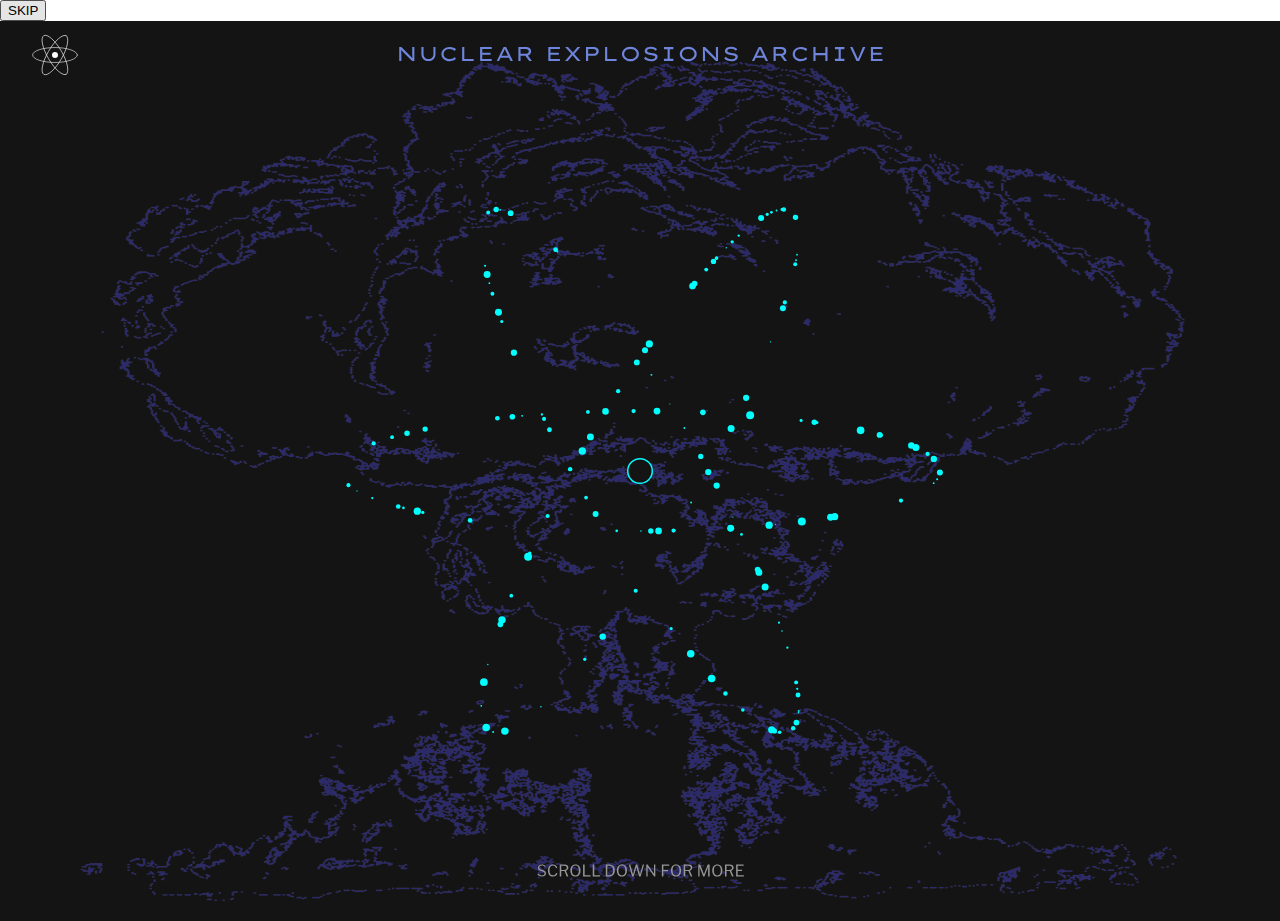
<file: index.html>
<!DOCTYPE html>
<html lang="en">
  <head>
    <meta charset="utf-8" />
    <meta name="viewport" content="width=device-width, initial-scale=1.0">

    <title>Sketch</title>

    <link rel="stylesheet" type="text/css" href="style.css">

    <script src="libraries/p5.min.js"></script>
    <script src="libraries/p5.sound.min.js"></script>
  </head>

  <body>
     <div class="skip-intro" id="skip-intro">
      <button
        id="skipIntroBtn"
        onclick="window.dispatchEvent(new CustomEvent('changePage', { detail: { page: 2 } }))">
        SKIP
      </button>
    </div>


       <script src="p5js/menu.js"></script>
    <script src="p5js/general copy.js"></script>
  </body>

  </html>
</file>
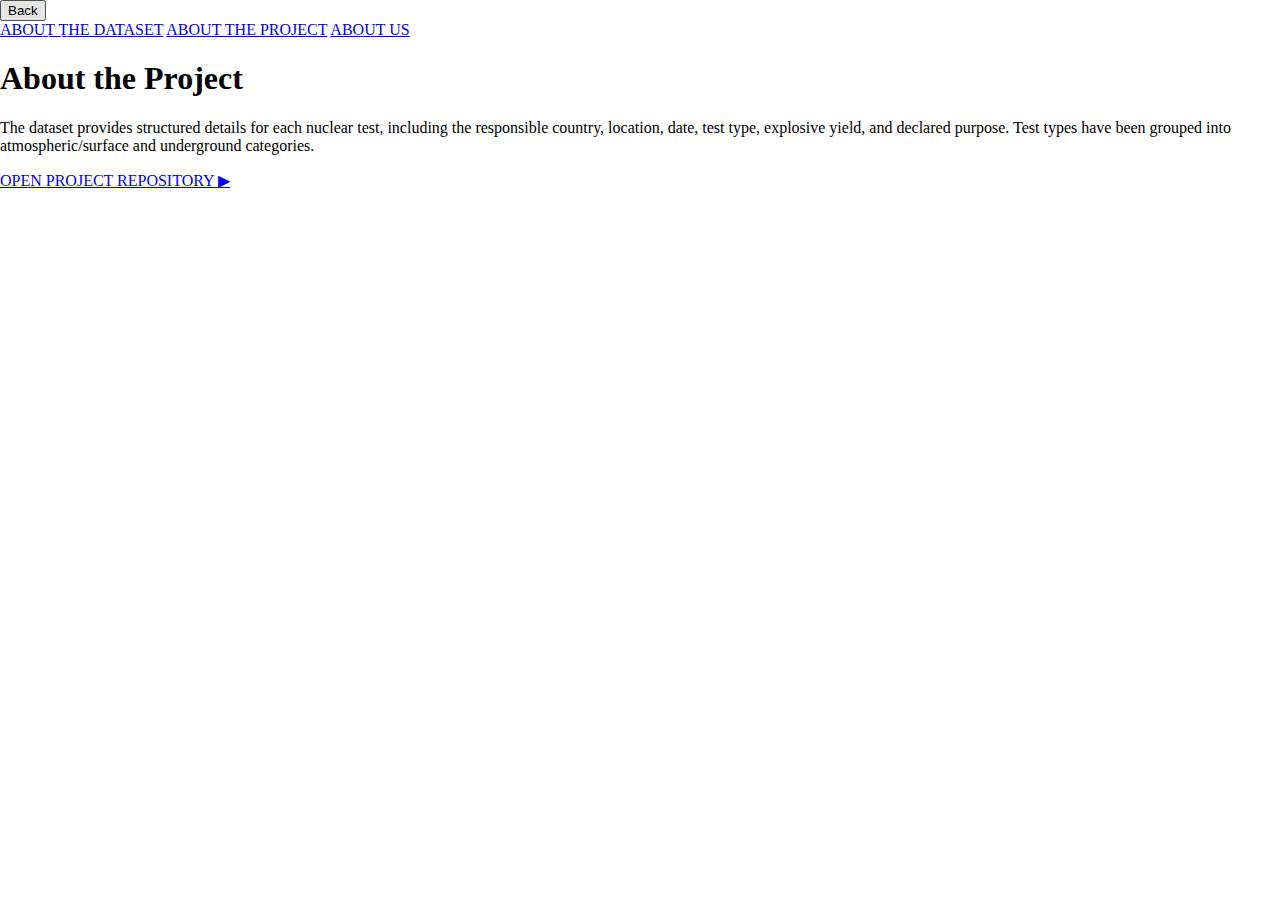
<file: about_project.html>
<!DOCTYPE html>
<html lang="en">
  <head>
    <meta charset="utf-8" />
    <meta name="viewport" content="width=device-width, initial-scale=1.0">
    <title>About — Project</title>

    <link rel="stylesheet" type="text/css" href="style.css">
    <script src="libraries/p5.min.js"></script>
  </head>

  <body class="about-page">
    <!-- menu laterale -->
    <script src="p5js/menu.js"></script>

    <!-- back (stile già esistente) -->
    <button class="back-btn" onclick="history.back()">Back</button>

    <!-- ABOUT NAVBAR (pills) -->
    <div class="about-tabs-wrap">
      <nav class="about-tabs" aria-label="About navigation">
        <a class="about-tab" href="about_dataset.html">ABOUT THE DATASET</a>
        <a class="about-tab is-active" href="about_project.html">ABOUT THE PROJECT</a>
        <a class="about-tab" href="about_us.html">ABOUT US</a>
      </nav>
    </div>

    <!-- CONTENT -->
    <main class="about-content">
      <h1 class="about-title">About the Project</h1>

      <p class="about-text">
        The dataset provides structured details for each nuclear test, including the responsible country, location, date, test type, explosive yield, and declared purpose. Test types have been grouped into atmospheric/surface and underground categories.
      </p>

      <!-- CTA (year-style) -->
      <div class="about-cta-row">
        <a class="cta-btn"
           href="https://github.com/lcg-infodesign/2025-group-project-gruppo_8"
           target="_blank" rel="noopener">
          OPEN PROJECT REPOSITORY
          <span class="cta-arrow" aria-hidden="true">▶</span>
        </a>
      </div>
    </main>
  </body>
</html>
</file>
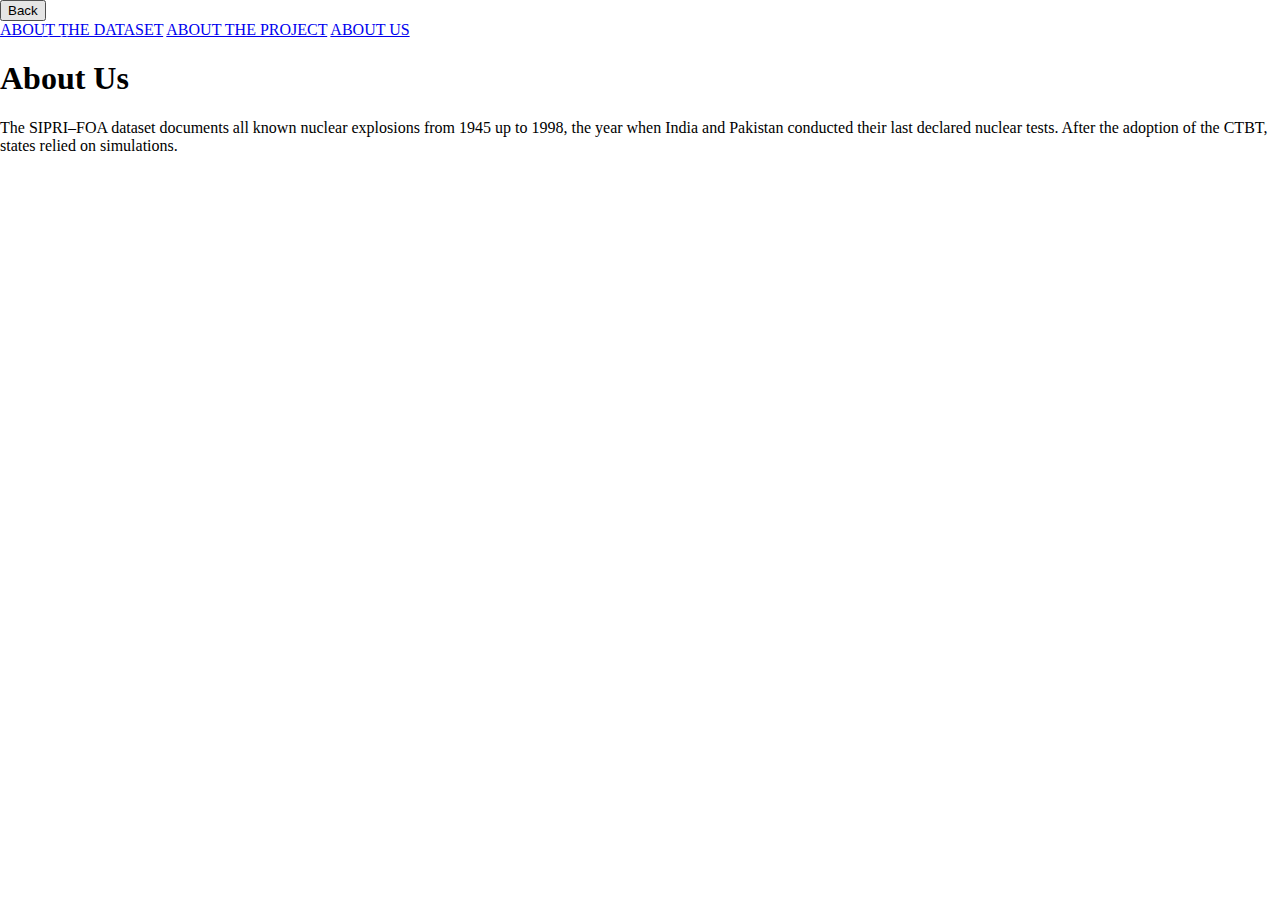
<file: about_us.html>
<!DOCTYPE html>
<html lang="en">
  <head>
    <meta charset="utf-8" />
    <meta name="viewport" content="width=device-width, initial-scale=1.0">
    <title>About — Us</title>

    <link rel="stylesheet" type="text/css" href="style.css">
    <script src="libraries/p5.min.js"></script>
  </head>

  <body class="about-page">
    <script src="p5js/menu.js"></script>

    <button class="back-btn" onclick="history.back()">Back</button>

    <div class="about-tabs-wrap">
      <nav class="about-tabs" aria-label="About navigation">
        <a class="about-tab" href="about_dataset.html">ABOUT THE DATASET</a>
        <a class="about-tab" href="about_project.html">ABOUT THE PROJECT</a>
        <a class="about-tab is-active" href="about_us.html">ABOUT US</a>
      </nav>
    </div>

    <main class="about-content">
      <h1 class="about-title">About Us</h1>

      <p class="about-text">
        The SIPRI–FOA dataset documents all known nuclear explosions from 1945 up to 1998, the year when India and Pakistan conducted their last declared nuclear tests. After the adoption of the CTBT, states relied on simulations.
      </p>
    </main>
  </body>
</html>
</file>
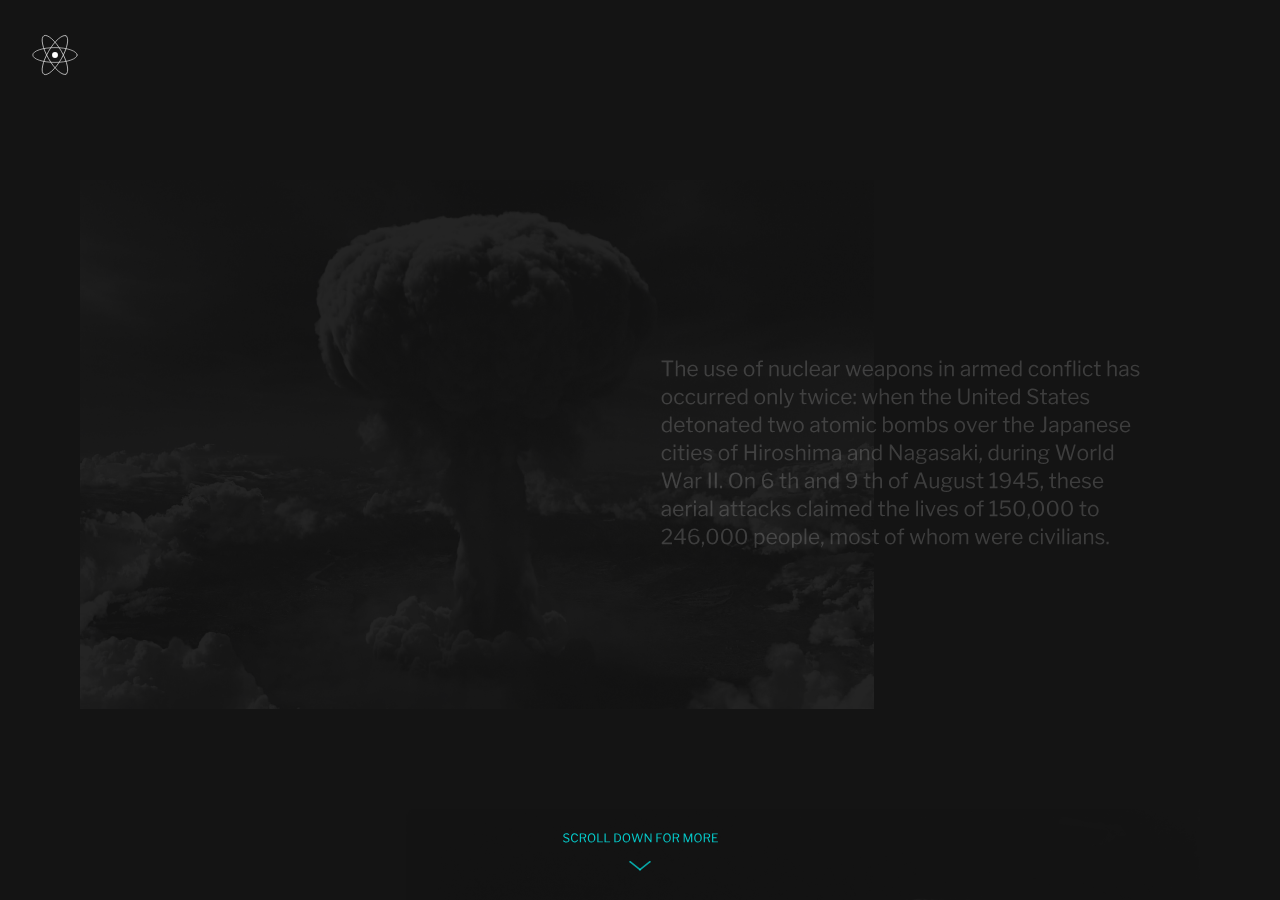
<file: insight-2.html>
<!DOCTYPE html>
<html lang="en">
  <head>
    <meta charset="utf-8" />
    <meta name="viewport" content="width=device-width, initial-scale=1.0">

    <title>Sketch</title>

    <link rel="stylesheet" type="text/css" href="style.css">

    <script src="libraries/p5.min.js"></script>
    <script src="libraries/p5.sound.min.js"></script>
  </head>

  <body>

   
    <button class="back-btn" onclick="history.back()">← Back</button>

  

    <script src="p5js/menu.js"></script>
    <script src="p5js/insight.js"></script>
  </body>
</html>
</file>
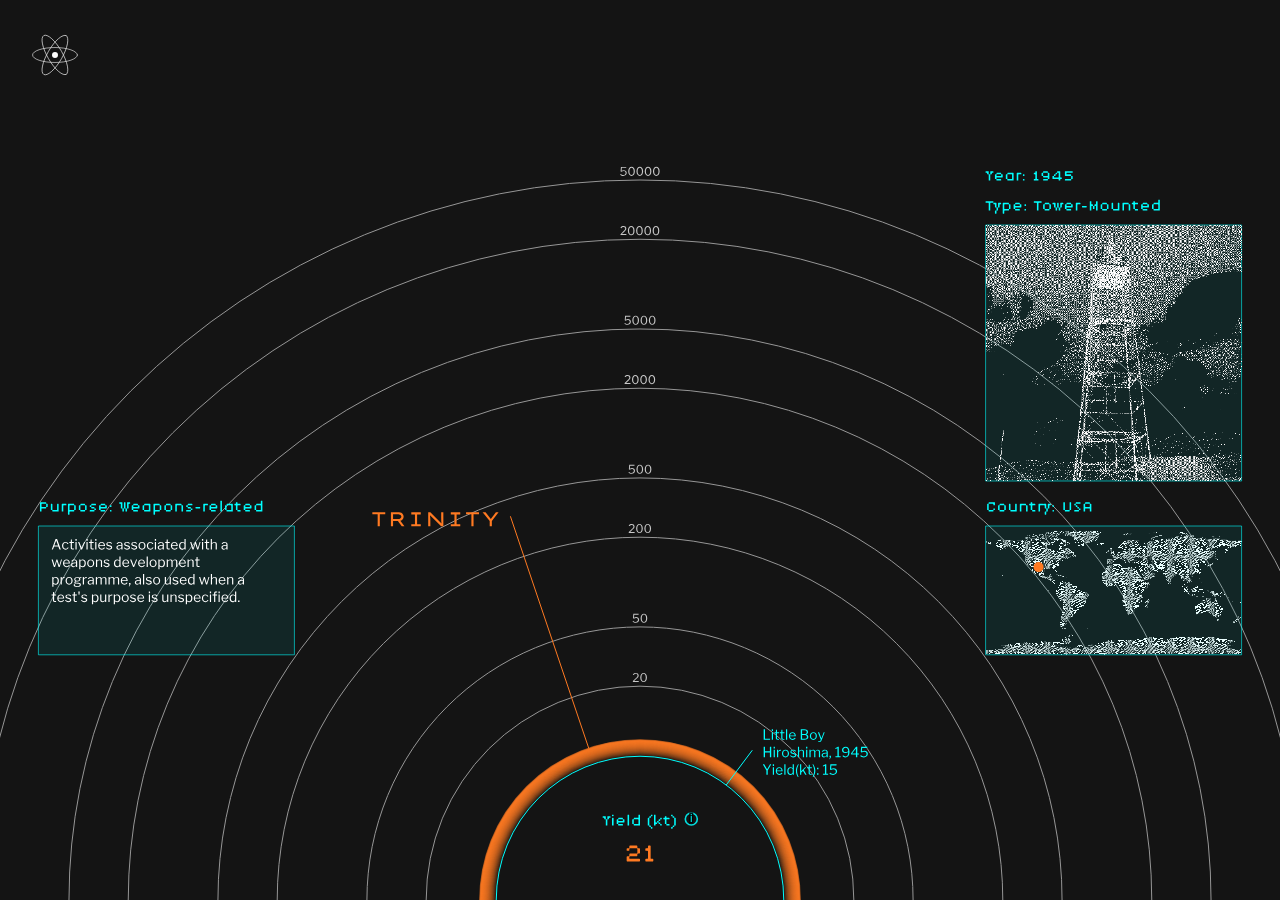
<file: single.html>
<!DOCTYPE html>
<html lang="en">
  <head>
    <meta charset="utf-8" />
    <meta name="viewport" content="width=device-width, initial-scale=1.0">

    <title>Sketch</title>

    <link rel="stylesheet" type="text/css" href="style.css">

    <script src="libraries/p5.min.js"></script>
    <script src="libraries/p5.sound.min.js"></script>
  </head>

  <body>
    <script src="p5js/menu.js"></script>
    <script src="p5js/single.js"></script>
  </body>
</html>
</file>
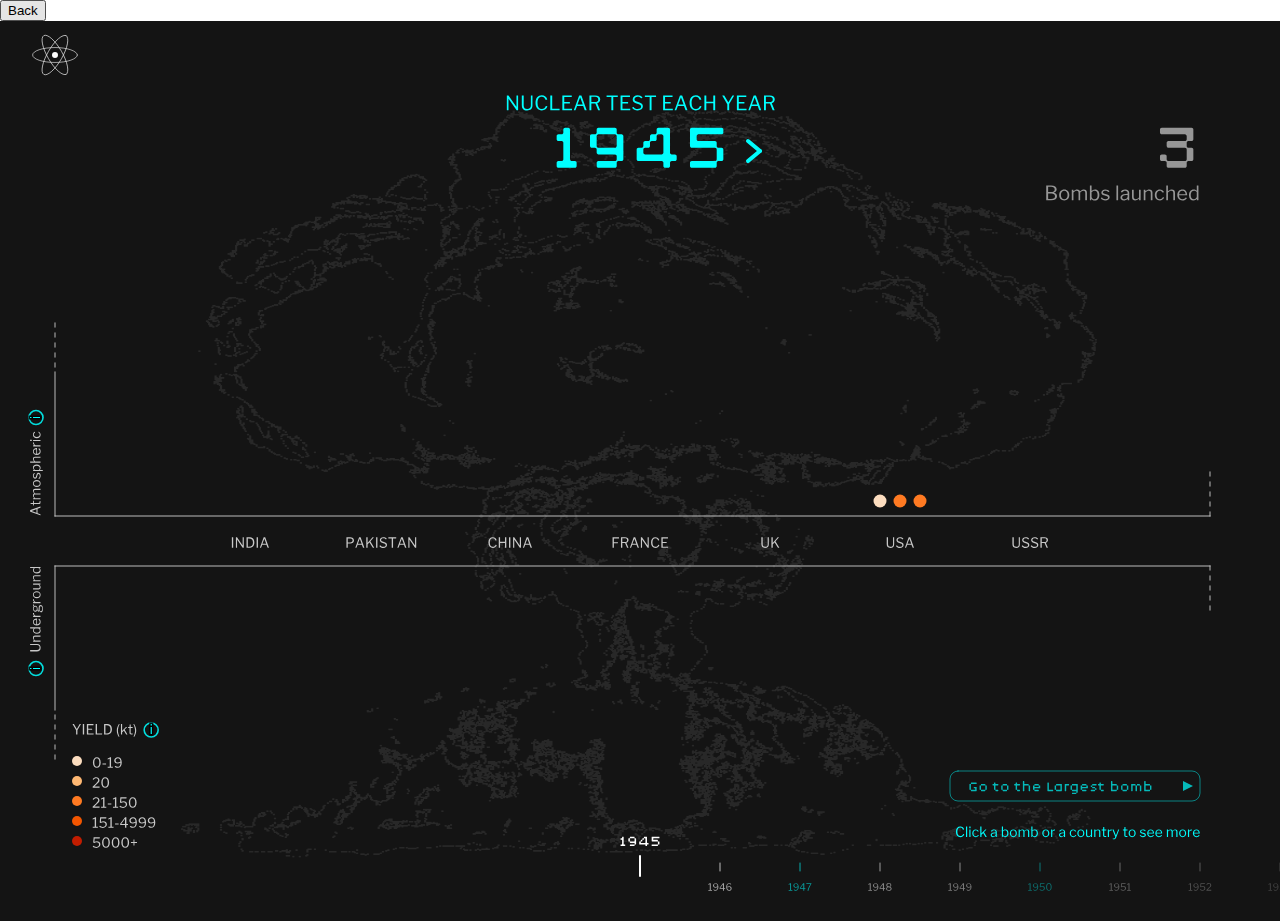
<file: year.html>
<!DOCTYPE html>
<html lang="en">
  <head>
    <meta charset="utf-8" />
    <meta name="viewport" content="width=device-width, initial-scale=1.0">

    <title>Sketch</title>

    <link rel="stylesheet" type="text/css" href="style.css">

    <script src="libraries/p5.min.js"></script>
    <script src="libraries/p5.sound.min.js"></script>
  </head>

  <body>
   
    <button class="back-btn" onclick="window.location.href='index.html#page2'">Back</button>


  

    <script src="p5js/menu.js"></script>
    <script src="p5js/year.js"></script>
  </body>
</html>
</file>
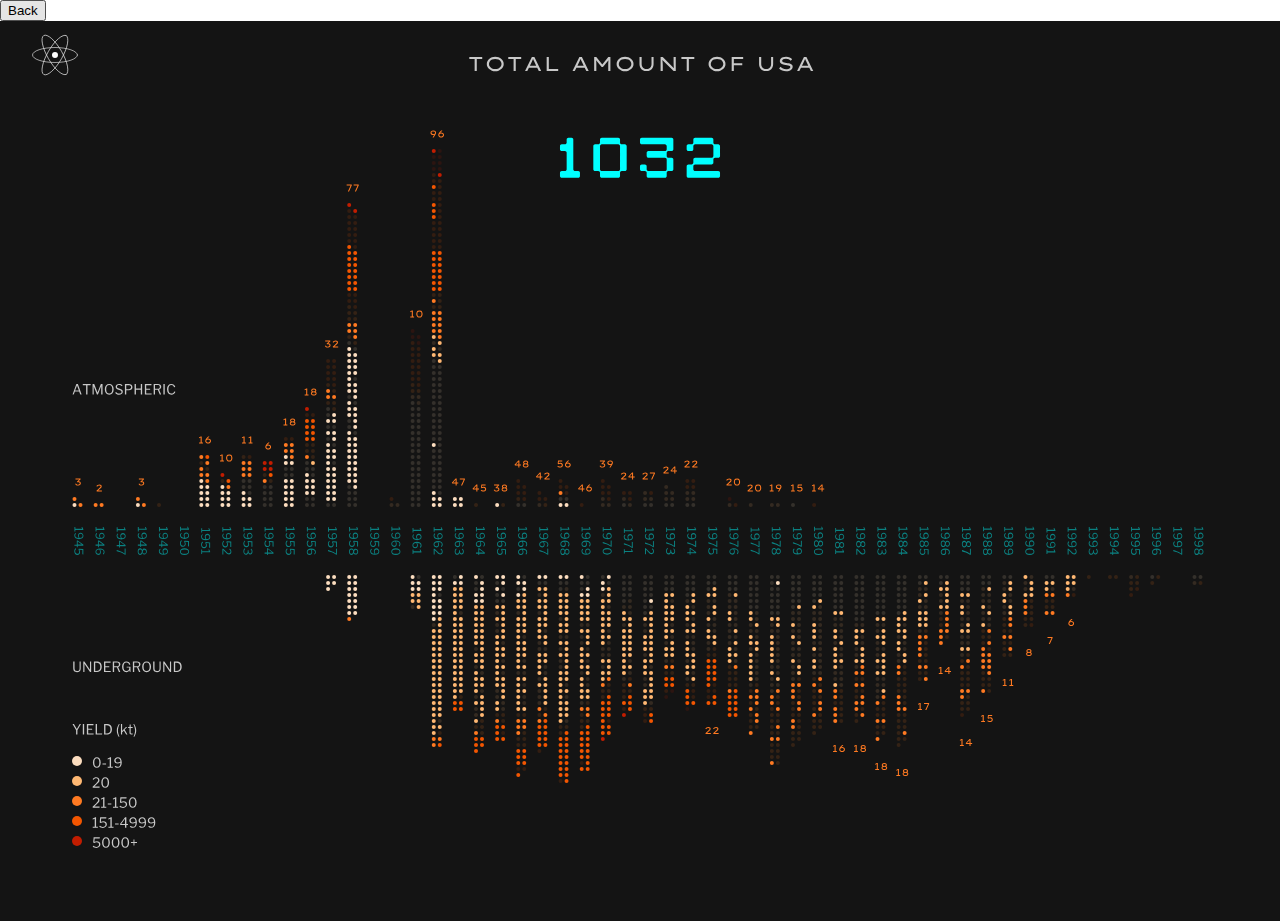
<file: year_country.html>
<!DOCTYPE html>
<html lang="en">
  <head>
    <meta charset="utf-8" />
    <meta name="viewport" content="width=device-width, initial-scale=1.0">

    <title>Sketch</title>

    <link rel="stylesheet" type="text/css" href="style.css">

    <script src="libraries/p5.min.js"></script>
    <script src="libraries/p5.sound.min.js"></script>
  </head>

  <body>

   
    <button class="back-btn" onclick="history.back()">Back</button>

  

    <script src="p5js/menu.js"></script>
    <script src="p5js/year_country.js"></script>
  </body>
</html>
</file>
<file: style.css>
html, body {
  margin: 0;
  padding: 0;
}

canvas {
  display: block;
}
</file>
